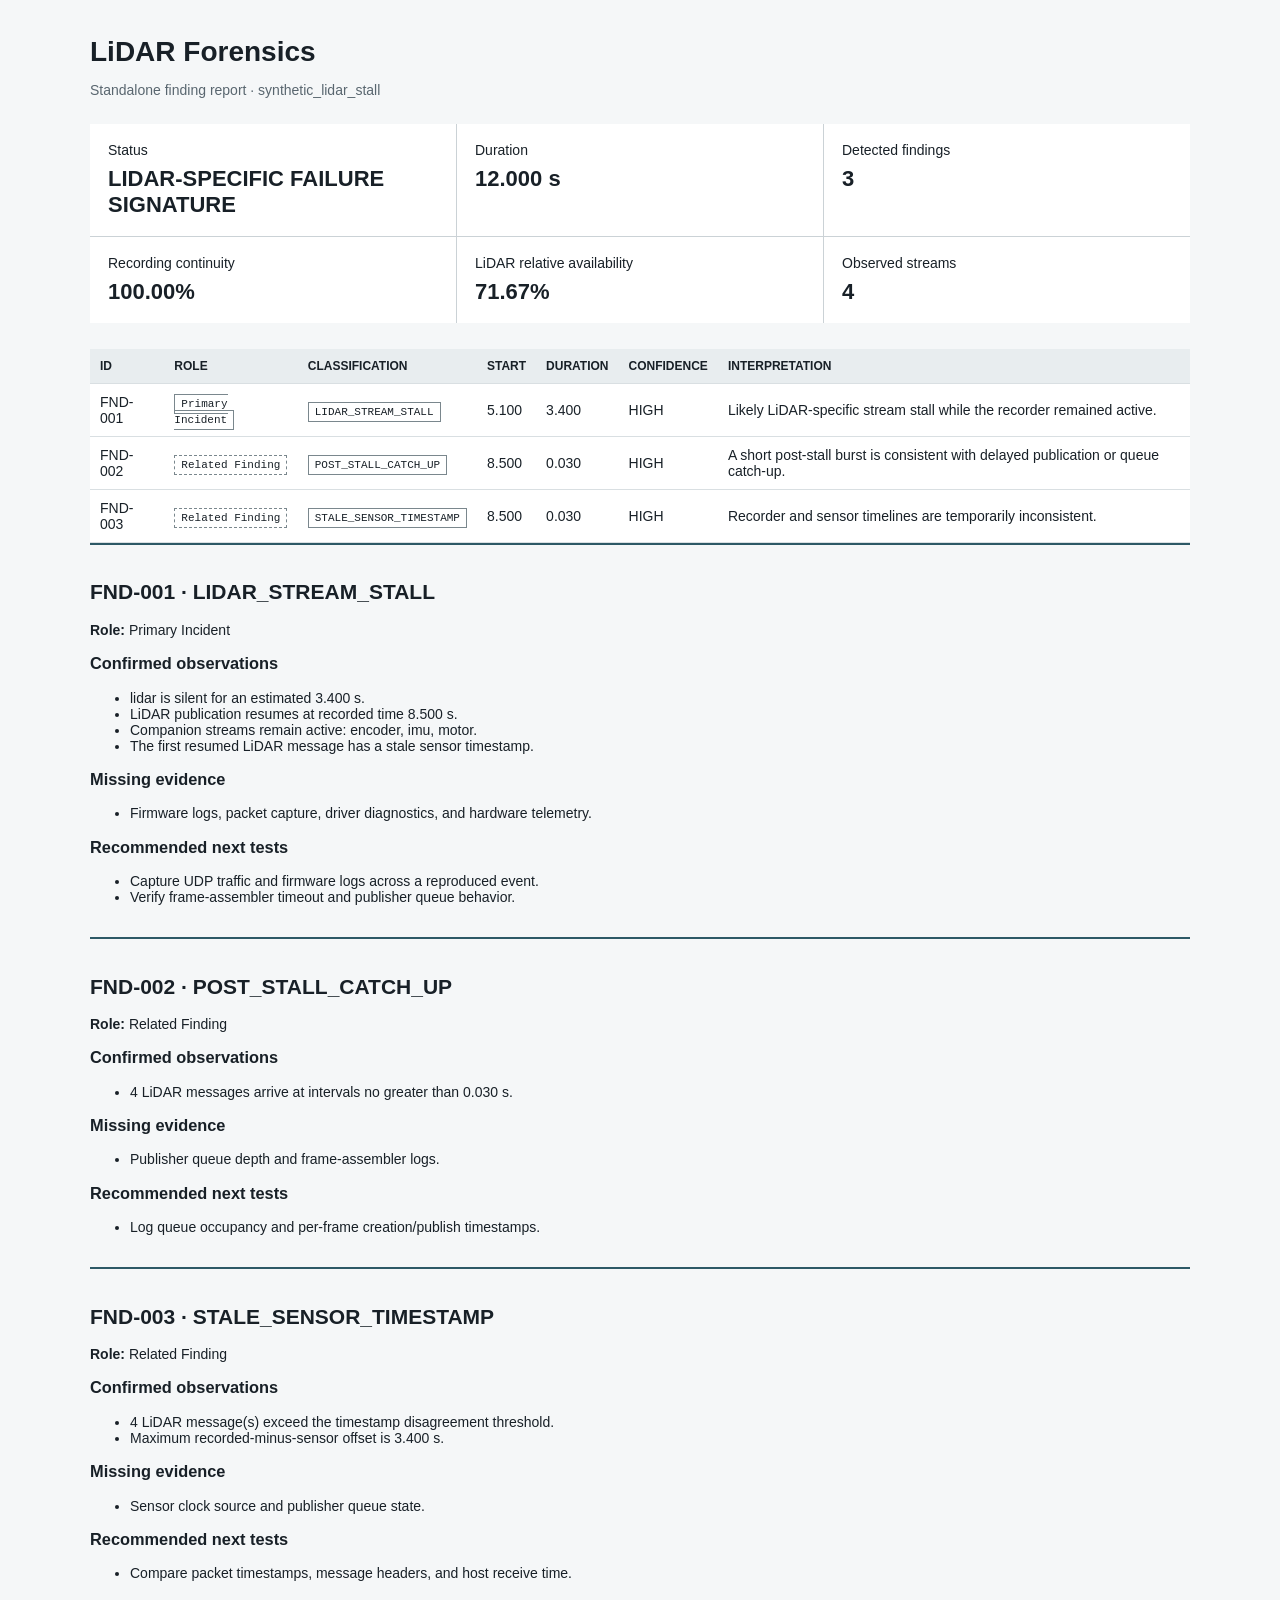
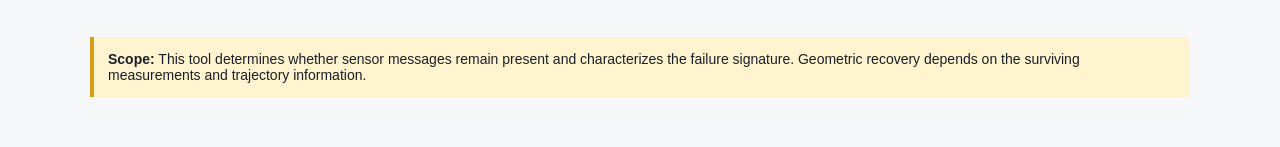
<file: public_evidence/standalone_report.html>
<!doctype html>
<html lang="en"><head><meta charset="utf-8"><meta name="viewport" content="width=device-width">
<title>LiDAR Forensics · synthetic_lidar_stall</title>
<style>
body{font:14px Arial,sans-serif;color:#182027;background:#f5f7f8;margin:0}main{max-width:1100px;margin:auto;padding:36px}
h1{font-size:28px;margin:0 0 6px}.meta{color:#59666f}.summary{display:grid;grid-template-columns:repeat(3,1fr);gap:1px;background:#cbd2d6;margin:26px 0}
.summary div{background:white;padding:18px}.summary strong{display:block;font-size:22px;margin-top:8px}table{width:100%;border-collapse:collapse;background:white}
th,td{text-align:left;padding:10px;border-bottom:1px solid #d9dfe2}th{background:#e8edef;font-size:12px;text-transform:uppercase}section{border-top:2px solid #2d5966;padding:18px 0}
.tag,.role{font:11px monospace;border:1px solid #7a878d;padding:3px 6px}.role.related-finding{border-style:dashed}.scope{background:#fff4cf;border-left:4px solid #d39d17;padding:14px;margin-top:24px}@media print{body{background:white}main{padding:0}}
</style></head><body><main>
<h1>LiDAR Forensics</h1><p class="meta">Standalone finding report · synthetic_lidar_stall</p>
<div class="summary"><div>Status<strong>LIDAR-SPECIFIC FAILURE SIGNATURE</strong></div><div>Duration<strong>12.000 s</strong></div><div>Detected findings<strong>3</strong></div><div>Recording continuity<strong>100.00%</strong></div><div>LiDAR relative availability<strong>71.67%</strong></div><div>Observed streams<strong>4</strong></div></div>
<table><thead><tr><th>ID</th><th>Role</th><th>Classification</th><th>Start</th><th>Duration</th><th>Confidence</th><th>Interpretation</th></tr></thead><tbody><tr><td>FND-001</td><td><span class='role primary-incident'>Primary Incident</span></td><td><span class='tag lidar_stream_stall'>LIDAR_STREAM_STALL</span></td><td>5.100</td><td>3.400</td><td>HIGH</td><td>Likely LiDAR-specific stream stall while the recorder remained active.</td></tr><tr><td>FND-002</td><td><span class='role related-finding'>Related Finding</span></td><td><span class='tag post_stall_catch_up'>POST_STALL_CATCH_UP</span></td><td>8.500</td><td>0.030</td><td>HIGH</td><td>A short post-stall burst is consistent with delayed publication or queue catch-up.</td></tr><tr><td>FND-003</td><td><span class='role related-finding'>Related Finding</span></td><td><span class='tag stale_sensor_timestamp'>STALE_SENSOR_TIMESTAMP</span></td><td>8.500</td><td>0.030</td><td>HIGH</td><td>Recorder and sensor timelines are temporarily inconsistent.</td></tr></tbody></table>
<section><h2>FND-001 · LIDAR_STREAM_STALL</h2><p><strong>Role:</strong> Primary Incident</p><h3>Confirmed observations</h3><ul><li>lidar is silent for an estimated 3.400 s.</li><li>LiDAR publication resumes at recorded time 8.500 s.</li><li>Companion streams remain active: encoder, imu, motor.</li><li>The first resumed LiDAR message has a stale sensor timestamp.</li></ul><h3>Missing evidence</h3><ul><li>Firmware logs, packet capture, driver diagnostics, and hardware telemetry.</li></ul><h3>Recommended next tests</h3><ul><li>Capture UDP traffic and firmware logs across a reproduced event.</li><li>Verify frame-assembler timeout and publisher queue behavior.</li></ul></section><section><h2>FND-002 · POST_STALL_CATCH_UP</h2><p><strong>Role:</strong> Related Finding</p><h3>Confirmed observations</h3><ul><li>4 LiDAR messages arrive at intervals no greater than 0.030 s.</li></ul><h3>Missing evidence</h3><ul><li>Publisher queue depth and frame-assembler logs.</li></ul><h3>Recommended next tests</h3><ul><li>Log queue occupancy and per-frame creation/publish timestamps.</li></ul></section><section><h2>FND-003 · STALE_SENSOR_TIMESTAMP</h2><p><strong>Role:</strong> Related Finding</p><h3>Confirmed observations</h3><ul><li>4 LiDAR message(s) exceed the timestamp disagreement threshold.</li><li>Maximum recorded-minus-sensor offset is 3.400 s.</li></ul><h3>Missing evidence</h3><ul><li>Sensor clock source and publisher queue state.</li></ul><h3>Recommended next tests</h3><ul><li>Compare packet timestamps, message headers, and host receive time.</li></ul></section><p class="scope"><strong>Scope:</strong> This tool determines whether sensor messages remain present and characterizes the failure signature. Geometric recovery depends on the surviving measurements and trajectory information.</p>
</main></body></html>
</file>
